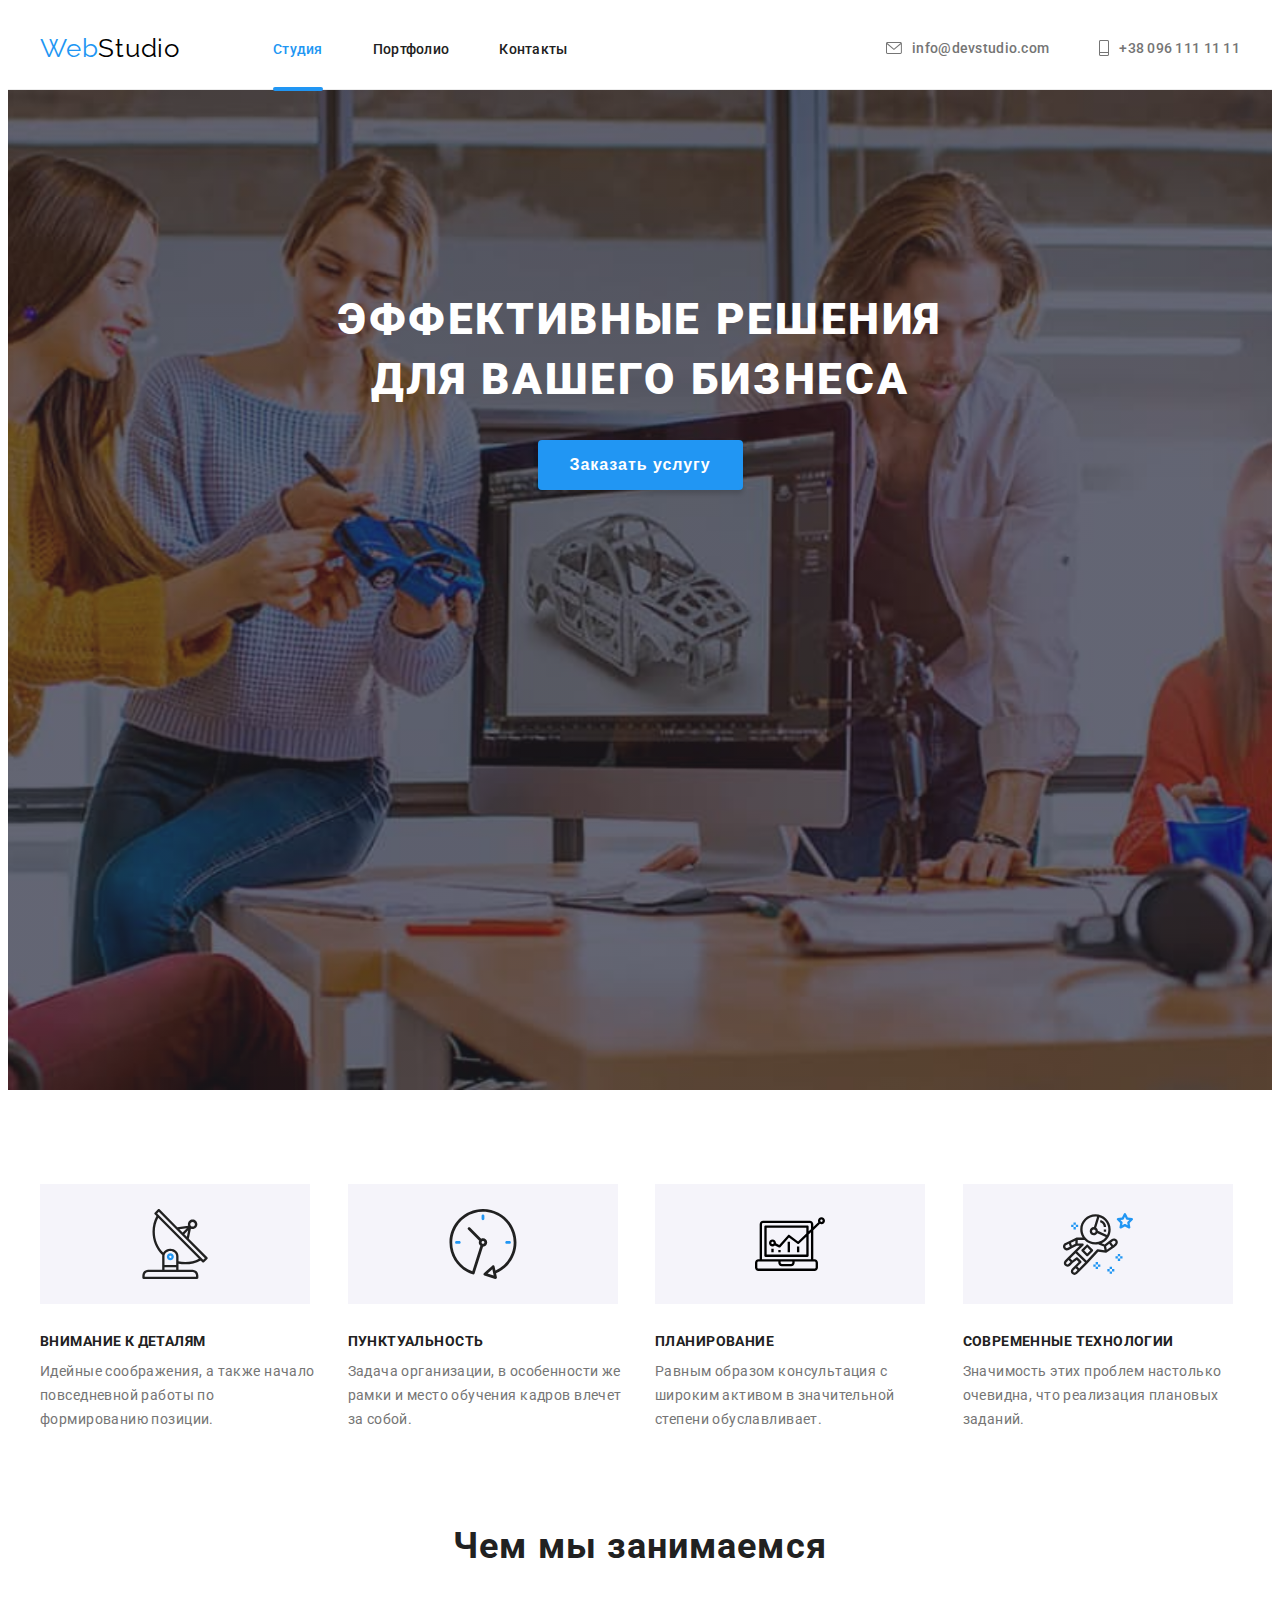
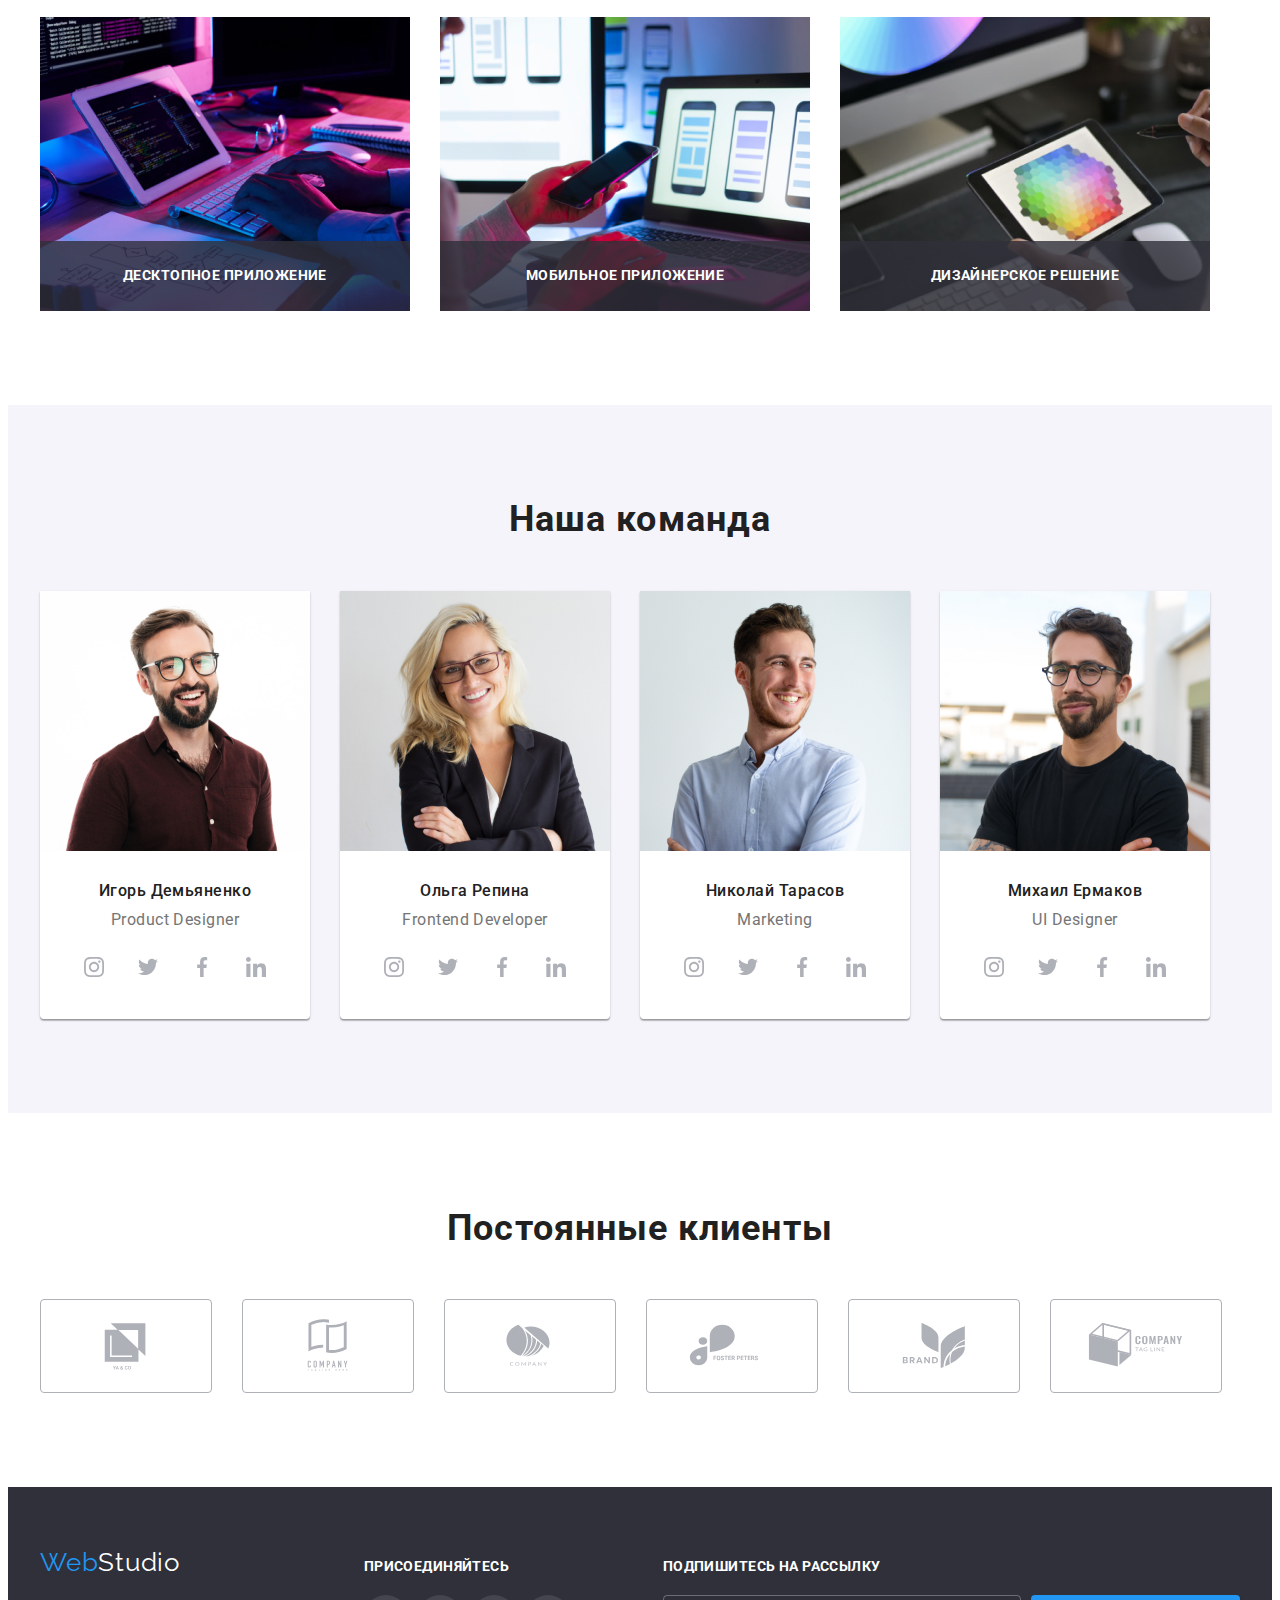
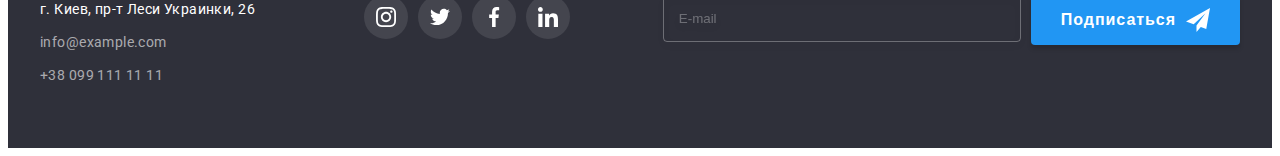
<file: index.html>
<!DOCTYPE html>
<html lang="ru">

<head>
    <meta charset="UTF-8" />
    <meta http-equiv="X-UA-Compatible" content="IE=edge" />
    <meta name="viewport" content="width=device-width, initial-scale=1.0" />
    <title>Web Studio</title>
    <link
        href="https://fonts.googleapis.com/css2?family=Raleway:wght@700&family=Roboto:wght@400;500;700;900&display=swap"
        rel="stylesheet" />
    <link rel="stylesheet" href="https://cdnjs.cloudflare.com/ajax/libs/modern-normalize/1.1.0/modern-normalize.min.css"
        integrity="sha512-wpPYUAdjBVSE4KJnH1VR1HeZfpl1ub8YT/NKx4PuQ5NmX2tKuGu6U/JRp5y+Y8XG2tV+wKQpNHVUX03MfMFn9Q=="
        crossorigin="anonymous" referrerpolicy="no-referrer" />
    <link rel="stylesheet" href="./css/styles.css" />
</head>

<body>
    <!--шапка-->
    <header class="header">
        <div class="container main-nav">
            <a class="logo link" href=""><span class="logo-icon">Web</span>Studio</a>
            <!--Навигация-->
            <nav class="nav">
                <ul class="site-nav">
                    <li class="site-nav-item">
                        <a class="site-nav-link link current" href="./index.html">Студия</a>
                    </li>
                    <li class="site-nav-item">
                        <a class="site-nav-link link" href="./portfolio.html">Портфолио</a>
                    </li>
                    <li class="site-nav-item"><a class="site-nav-link link" href="">Контакты</a></li>
                </ul>
            </nav>

            <!--Контакты-->
            <ul class="contacts">
                <li class="contacts-item mail">
                    <a class="contacts-link link" href="mailto:info@devstudio.com">
                        <svg class="contacts-logo-svg" width="16" height="12">
                            <use href="./images/symbol-defs.svg#icon-mail"></use>
                        </svg>info@devstudio.com</a>
                </li>

                <li class="contacts-item">
                    <a class="contacts-link link" href="tel:+380961111111"><svg class="contacts-logo-svg" width="10"
                            height="16">
                            <use href="./images/symbol-defs.svg#icon-phone"></use>
                        </svg>+38 096 111 11 11</a>
                </li>
            </ul>
        </div>
    </header>
    <main>
        <!--Герой-->
        <section class="hero">
            <div class="container">
                <h1 class="hero-title">Эффективные решения <br />для вашего бизнеса</h1>
                <button class="hero-button" data-modal-open type="button">Заказать услугу</button>
            </div>
        </section>

        <!--Особенности-->
        <section class="section">
            <div class="container">
                <h2 class="visually-hidden">Особенности</h2>
                <ul class="feature-list">
                    <li class="feature-item">
                        <div class="feature-item-logo">
                            <svg class="feature-logo" width="70" height="70">
                                <use href="./images/symbol-defs.svg#icon-antenna-1"></use>
                            </svg>
                        </div>

                        <h3 class="feature">Внимание к деталям</h3>
                        <p class="feature-text">
                            Идейные соображения, а также начало повседневной работы по формированию позиции.
                        </p>
                    </li>

                    <li class="feature-item">
                        <div class="feature-item-logo">
                            <svg class="feature-logo" width="70" height="70">
                                <use href="./images/symbol-defs.svg#icon-clock-1"></use>
                            </svg>
                        </div>

                        <h3 class="feature">Пунктуальность</h3>
                        <p class="feature-text">
                            Задача организации, в особенности же рамки и место обучения кадров влечет за собой.
                        </p>
                    </li>

                    <li class="feature-item">
                        <div class="feature-item-logo">
                            <svg class="feature-logo" width="70" height="70">
                                <use href="./images/symbol-defs.svg#icon-diagram-1"></use>
                            </svg>
                        </div>

                        <h3 class="feature">Планирование</h3>
                        <p class="feature-text">
                            Равным образом консультация с широким активом в значительной степени обуславливает.
                        </p>
                    </li>

                    <li class="feature-item">
                        <div class="feature-item-logo">
                            <svg class="feature-logo" width="70" height="70">
                                <use href="./images/symbol-defs.svg#icon-astronaut-1"></use>
                            </svg>
                        </div>

                        <h3 class="feature">Современные технологии</h3>
                        <p class="feature-text">
                            Значимость этих проблем настолько очевидна, что реализация плановых заданий.
                        </p>
                    </li>
                </ul>
            </div>
        </section>

        <!--Чем мы занимаемся-->
        <section class="section work">
            <div class="container">
                <h2 class="section-title">Чем мы занимаемся</h2>
                <ul class="box-item">
                    <li class="box">
                        <div class="work-thumb">
                        <img src="images/img.jpg" alt="верстка кода" width="370" height="295" />
                        <p class="work-text">Десктопное приложение</p>
                        </div>
                    </li>

                    <li class="box">
                        <div class="work-thumb">
                        <img src="images/img2.jpg" alt="телефон в руках" width="370" height="295" />
                        <p class="work-text">Мобильное приложение</p>
                        </div>
                    </li>

                    <li class="box">
                        <div class="work-thumb">
                        <img src="images/img3.jpg" alt="планшет в руках" width="370" height="295" />
                        <p class="work-text">Дизайнерское решение</p>
                        </div>
                    </li>
                </ul>
            </div>
        </section>

        <!--Наша команда-->
        <section class="section comand">
            <div class="container">
                <h2 class="section-title">Наша команда</h2>
                <ul class="icon">
                    <li class="icon-items">
                        <img src="images/igor.jpg" alt="Igor photo" width="270" height="260" />
                        <div class="subtitle-icon">
                            <h3 class="section-avatar">Игорь Демьяненко</h3>
                            <p class="icon-text">Product Designer</p>

                            <!--соцсети-->
                            <ul class="icon-logo-list">
                                <li class="icon-logo-item">
                                    <a class="icon-logo-link" href="">
                                        <svg class="icon-logo" width="20" height="20">
                                            <use href="./images/symbol-defs.svg#icon-instagram-2"></use>
                                        </svg>
                                    </a>
                                </li>

                                <li class="icon-logo-item">
                                    <a class="icon-logo-link" href="">
                                        <svg class="icon-logo" width="20" height="20">
                                            <use href="./images/symbol-defs.svg#icon-twitter-1"></use>
                                        </svg>
                                    </a>
                                </li>

                                <li class="icon-logo-item">
                                    <a class="icon-logo-link" href="">
                                        <svg class="icon-logo" width="20" height="20">
                                            <use href="./images/symbol-defs.svg#icon-facebook-1"></use>
                                        </svg>
                                    </a>
                                </li>

                                <li class="icon-logo-item">
                                    <a class="icon-logo-link" href="">
                                        <svg class="icon-logo" width="20" height="20">
                                            <use href="./images/symbol-defs.svg#icon-linkedin-1"></use>
                                        </svg>
                                    </a>
                                </li>
                            </ul>
                        </div>
                    </li>

                    <li class="icon-items">
                        <img src="images/olga.jpg" alt="olga photo" width="270" height="260" />
                        <div class="subtitle-icon">
                            <h3 class="section-avatar">Ольга Репина</h3>
                            <p class="icon-text">Frontend Developer</p>

                            <!--соцсети-->
                            <ul class="icon-logo-list">
                                <li class="icon-logo-item">
                                    <a class="icon-logo-link" href="">
                                        <svg class="icon-logo" width="20" height="20">
                                            <use href="./images/symbol-defs.svg#icon-instagram-2"></use>
                                        </svg>
                                    </a>
                                </li>

                                <li class="icon-logo-item">
                                    <a class="icon-logo-link" href="">
                                        <svg class="icon-logo" width="20" height="20">
                                            <use href="./images/symbol-defs.svg#icon-twitter-1"></use>
                                        </svg>
                                    </a>
                                </li>

                                <li class="icon-logo-item">
                                    <a class="icon-logo-link" href="">
                                        <svg class="icon-logo" width="20" height="20">
                                            <use href="./images/symbol-defs.svg#icon-facebook-1"></use>
                                        </svg>
                                    </a>
                                </li>

                                <li class="icon-logo-item">
                                    <a class="icon-logo-link" href="">
                                        <svg class="icon-logo" width="20" height="20">
                                            <use href="./images/symbol-defs.svg#icon-linkedin-1"></use>
                                        </svg>
                                    </a>
                                </li>
                            </ul>
                        </div>
                    </li>

                    <li class="icon-items">
                        <img src="images/nikolay.jpg" alt="Nikolay photo" width="270" height="260" />
                        <div class="subtitle-icon">
                            <h3 class="section-avatar">Николай Тарасов</h3>
                            <p class="icon-text">Marketing</p>

                            <!--соцсети-->
                            <ul class="icon-logo-list">
                                <li class="icon-logo-item">
                                    <a class="icon-logo-link" href="">
                                        <svg class="icon-logo" width="20" height="20">
                                            <use href="./images/symbol-defs.svg#icon-instagram-2"></use>
                                        </svg>
                                    </a>
                                </li>

                                <li class="icon-logo-item">
                                    <a class="icon-logo-link" href="">
                                        <svg class="icon-logo" width="20" height="20">
                                            <use href="./images/symbol-defs.svg#icon-twitter-1"></use>
                                        </svg>
                                    </a>
                                </li>

                                <li class="icon-logo-item">
                                    <a class="icon-logo-link" href="">
                                        <svg class="icon-logo" width="20" height="20">
                                            <use href="./images/symbol-defs.svg#icon-facebook-1"></use>
                                        </svg>
                                    </a>
                                </li>

                                <li class="icon-logo-item">
                                    <a class="icon-logo-link" href="">
                                        <svg class="icon-logo" width="20" height="20">
                                            <use href="./images/symbol-defs.svg#icon-linkedin-1"></use>
                                        </svg>
                                    </a>
                                </li>
                            </ul>
                        </div>
                    </li>

                    <li class="icon-items">
                        <img src="images/michail.jpg" alt="Michail" width="270" height="260" />
                        <div class="subtitle-icon">
                            <h3 class="section-avatar">Михаил Ермаков</h3>
                            <p class="icon-text">UI Designer</p>

                            <!--соцсети-->
                            <ul class="icon-logo-list">
                                <li class="icon-logo-item">
                                    <a class="icon-logo-link" href="">
                                        <svg class="icon-logo" width="20" height="20">
                                            <use href="./images/symbol-defs.svg#icon-instagram-2"></use>
                                        </svg>
                                    </a>
                                </li>

                                <li class="icon-logo-item">
                                    <a class="icon-logo-link" href="">
                                        <svg class="icon-logo" width="20" height="20">
                                            <use href="./images/symbol-defs.svg#icon-twitter-1"></use>
                                        </svg>
                                    </a>
                                </li>

                                <li class="icon-logo-item">
                                    <a class="icon-logo-link" href="">
                                        <svg class="icon-logo" width="20" height="20">
                                            <use href="./images/symbol-defs.svg#icon-facebook-1"></use>
                                        </svg>
                                    </a>
                                </li>

                                <li class="icon-logo-item">
                                    <a class="icon-logo-link" href="">
                                        <svg class="icon-logo" width="20" height="20">
                                            <use href="./images/symbol-defs.svg#icon-linkedin-1"></use>
                                        </svg>
                                    </a>
                                </li>
                            </ul>
                        </div>
                    </li>
                </ul>
            </div>
        </section>
    </main>

    <!--Постоянные клиенты-->
    <section class="clients section">
        <div class="container">
            <h2 class="clients-title">Постоянные клиенты</h2>
            <ul class="clients-logo-list">
                <li class="clients-logo-item">
                    <a class="clients-link" href="">
                        <svg class="clients-logo-svg" width="106" height="60">
                            <use href="./images/symbol-defs.svg#icon-yacoLogo"></use>
                        </svg>
                    </a>
                </li>
                <li class="clients-logo-item">
                    <a class="clients-link" href="">
                        <svg class="clients-logo-svg" width="106" height="60">
                            <use href="./images/symbol-defs.svg#icon-logotagline"></use>
                        </svg>
                    </a>
                </li>
                <li class="clients-logo-item">
                    <a class="clients-link" href="">
                        <svg class="clients-logo-svg" width="106" height="60">
                            <use href="./images/symbol-defs.svg#icon-companylogo"></use>
                        </svg>
                    </a>
                </li>
                <li class="clients-logo-item">
                    <a class="clients-link" href="">
                        <svg class="clients-logo-svg" width="106" height="60">
                            <use href="./images/symbol-defs.svg#icon-fosterlogo"></use>
                        </svg>
                    </a>
                </li>
                <li class="clients-logo-item">
                    <a class="clients-link" href="">
                        <svg class="clients-logo-svg" width="106" height="60">
                            <use href="./images/symbol-defs.svg#icon-brandlogo"></use>
                        </svg>
                    </a>
                </li>
                <li class="clients-logo-item">
                    <a class="clients-link" href="">
                        <svg class="clients-logo-svg" width="106" height="60">
                            <use href="./images/symbol-defs.svg#icon-taglinelogo"></use>
                        </svg>
                    </a>
                </li>
            </ul>
        </div>
    </section>

    <footer class="footer">
        <div class="footer-sections container">
            <div class="footer-section-addres">
                <a class="logo-footer link" href=""><span class="footer-icon">Web</span>Studio</a>

                <address>
                    <ul class="footer-list">
                        <li class="footer-items">
                            <a class="footer-addres link" href="https://goo.gl/maps/AxwCZDzG8Fguy3GU9">г. Киев, пр-т
                                Леси Украинки, 26</a>
                        </li>
                        <li class="footer-items">
                            <a class="footer-contacts link" href="info@example.com">info@example.com</a>
                        </li>
                        <li class="footer-items">
                            <a class="footer-contacts link" href="+380991111111">+38 099 111 11 11</a>
                        </li>
                    </ul>
                </address>
            </div>

            <div class="footer-section-subscribe">
                <h2 class="subscribe-title">Присоединяйтесь</h2>
                <ul class="subscribe-list">
                    <li class="subscribe-item">
                        <a class="subscribe-link" href="">
                            <svg class="subscribe-logo" width="20" height="20">
                                <use href="./images/symbol-defs.svg#icon-instagram-2"></use>
                            </svg>
                        </a>
                    </li>

                    <li class="subscribe-item">
                        <a class="subscribe-link" href="">
                            <svg class="subscribe-logo" width="20" height="20">
                                <use href="./images/symbol-defs.svg#icon-twitter-1"></use>
                            </svg>
                        </a>
                    </li>

                    <li class="subscribe-item">
                        <a class="subscribe-link" href="">
                            <svg class="subscribe-logo" width="20" height="20">
                                <use href="./images/symbol-defs.svg#icon-facebook-1"></use>
                            </svg>
                        </a>
                    </li>

                    <li class="subscribe-item">
                        <a class="subscribe-link" href="">
                            <svg class="subscribe-logo" width="20" height="20">
                                <use href="./images/symbol-defs.svg#icon-linkedin-1"></use>
                            </svg>
                        </a>
                    </li>
                </ul>
            </div>

            <div class="newsletter">
                <h2 class="newsletter-title">Подпишитесь на рассылку</h2>
     
            <form class="newsletter-form">
                <label class="form-field">
                    <input type="email" class="form-input" name="mail" placeholder="E-mail" />
                </label>
                <button class="newsletter-btn" type="submit">Подписаться
                <svg class="newsletter-icon" width="24" height="24">
                    <use href="./images/symbol-defs.svg#icon-telegram"></use>
                </svg>
                </button>
            </form>
            </div>
        </div>
    </footer>

    <!-- modal -->
    <div class="backdrop is-hidden" data-modal>
        <div class="modal-box">
            <div class="modal-box">
                <button class="modal-btn" data-modal-close>
                    <svg class="modal-close" width="18" height="18">
                        <use href="./images/symbol-defs.svg#icon-icon-close"></use>
                    </svg>
                </button>

                <p class="modal-title">Оставьте свои данные, мы вам перезвоним</p>
                <form class="modal-form">
                <div class="modal-field">
                        <label class="modal-label" for="name">Имя</label>
                        <input class="modal-input" type="name" name="name" id="name" />
                        <svg class="modal-icon" width="18" height="18">
                            <use href="./images/symbol-defs.svg#icon-person-black"></use>
                        </svg>
                    </div>
                
                    <div class="modal-field">
                        <label class="modal-label" for="tel">Телефон</label>
                        <input class="modal-input" type="tel" name="tel" id="tel" />
                        <svg class="modal-icon" width="18" height="18">
                            <use href="./images/symbol-defs.svg#icon-phone-black"></use>
                        </svg>
                    </div>
                
                    <div class="modal-field">
                        <label class="modal-label" for="mail">Почта</label>
                        <input class="modal-input" type="email" name="mail" id="mail" />
                        <svg class="modal-icon" width="18" height="18">
                            <use href="./images/symbol-defs.svg#icon-email-black"></use>
                        </svg>
                    </div>
                
                
                    <div class="textarea-field">
                        <label class="modal-label" for="textarea">Комментарий</label>
                        <textarea class="textarea" name="comment" rows="5" id="textarea" placeholder="Введите текст"></textarea>
                    </div>
                    
                    <div class="modal-policy">
                        <label class="policy" for="policy">
                            <input class="policy-input visually-hidden" type="checkbox" name="policy" id="policy" />
                            <span class="policy-check"></span>
                            <span class="policy-text">Соглашаюсь с рассылкой и принимаю
                                <a class="agreement" href="">Условия договора</a></span>
                        </label>
                    </div>
                    
                    <button class="modal-submit" type="submit">Отправить</button>
                    </form>
                    </div>
                    </div>
                    
                    <script src="./js/modal.js"></script>
                    </body>
                    
                    </html>
</file>
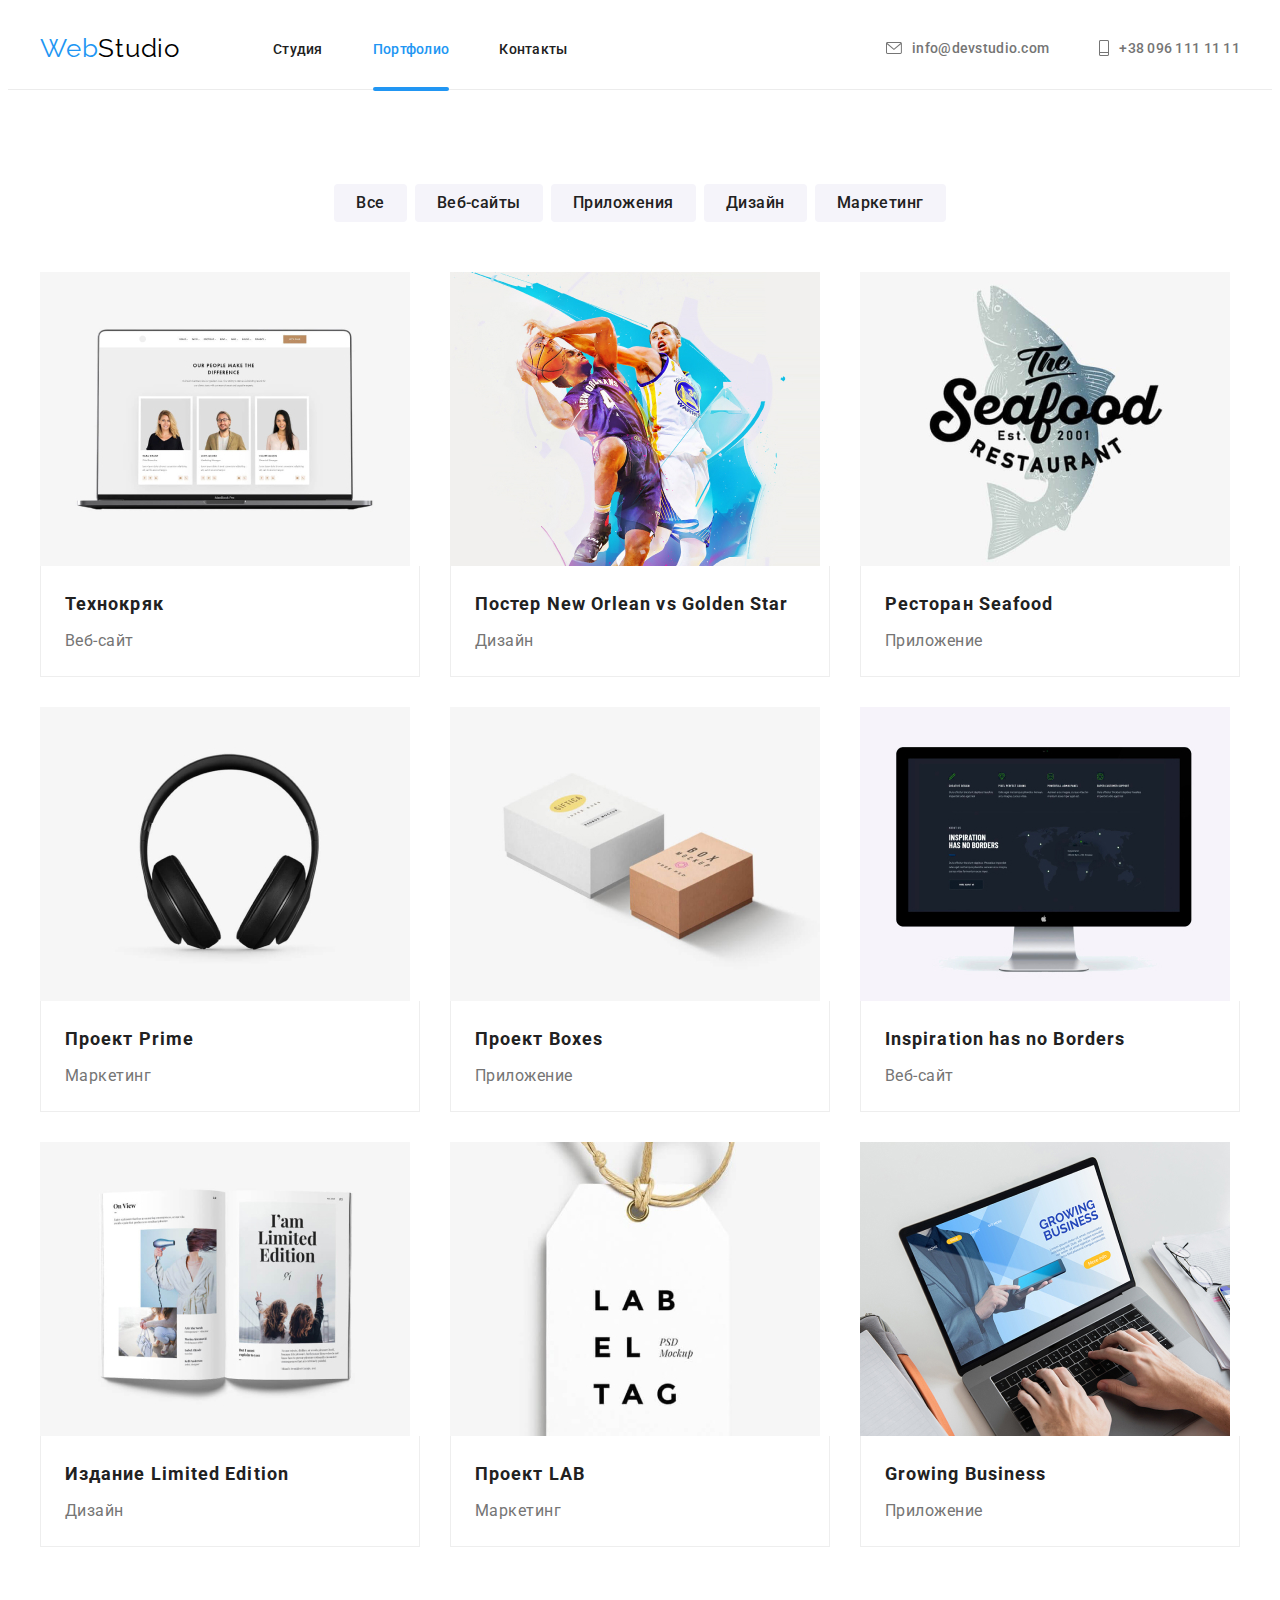
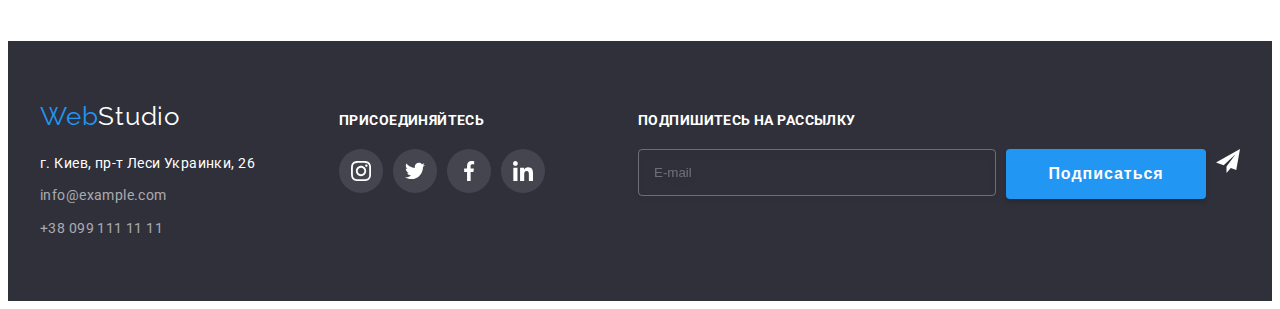
<file: portfolio.html>
<!DOCTYPE html>
<html lang="ru">

<head>
    <meta charset="UTF-8" />
    <meta http-equiv="X-UA-Compatible" content="IE=edge" />
    <meta name="viewport" content="width=device-width, initial-scale=1.0" />
    <title>Portfolio</title>
    <link
        href="https://fonts.googleapis.com/css2?family=Raleway:wght@700&family=Roboto:wght@400;500;700;900&display=swap"
        rel="stylesheet" />
    <link rel="stylesheet" href="https://cdnjs.cloudflare.com/ajax/libs/modern-normalize/1.1.0/modern-normalize.min.css"
        integrity="sha512-wpPYUAdjBVSE4KJnH1VR1HeZfpl1ub8YT/NKx4PuQ5NmX2tKuGu6U/JRp5y+Y8XG2tV+wKQpNHVUX03MfMFn9Q=="
        crossorigin="anonymous" referrerpolicy="no-referrer" />
    <link rel="stylesheet" href="./css/styles.css" />
</head>

<body>
    <header class="header">
        <div class="container main-nav">
            <a class="logo link" href=""><span class="logo-icon">Web</span>Studio</a>
            <nav class="nav">
                <ul class="site-nav">
                    <li class="site-nav-item">
                        <a class="site-nav-link link" href="./index.html">Студия</a>
                    </li>
                    <li class="site-nav-item">
                        <a class="site-nav-link link current" href="./portfolio.html">Портфолио</a>
                    </li>
                    <li class="site-nav-item"><a class="site-nav-link link" href="">Контакты</a></li>
                </ul>
            </nav>

            <!--Контакты-->
            <ul class="contacts">
                <li class="contacts-item mail">
                    <a class="contacts-link link" href="mailto:info@devstudio.com">
                        <svg class="contacts-logo-svg" width="16" height="12">
                            <use href="./images/symbol-defs.svg#icon-mail"></use>
                        </svg>info@devstudio.com</a>
                </li>
            
                <li class="contacts-item">
                    <a class="contacts-link link" href="tel:+380961111111"><svg class="contacts-logo-svg" width="10" height="16">
                            <use href="./images/symbol-defs.svg#icon-phone"></use>
                        </svg>+38 096 111 11 11</a>
                </li>
            </ul>
        </div>
    </header>
    <main>
        <section class="section">
            <div class="container">
                <!--фильтр-->
                <h1 class="visually-hidden">Portfolio</h1>
                <ul class="btn-list">
                    <li class="btn-items">
                        <button class="btn" type="button">Все</button>
                    </li>
                    <li class="btn-items">
                        <button class="btn" type="button">Веб-сайты</button>
                    </li>
                    <li class="btn-items">
                        <button class="btn" type="button">Приложения</button>
                    </li>
                    <li class="btn-items">
                        <button class="btn" type="button">Дизайн</button>
                    </li>
                    <li class="btn-items">
                        <button class="btn" type="button">Маркетинг</button>
                    </li>
                </ul>

                <!--Галерея фото-->
                <ul class="photo-list">
                    <li class="photo">
                        <a class="photo-link" href="">
                            <div class="photo-thumb">
                            <img src="./images/notebook.jpg" alt="technokryak" width="370" height="294" />
                            <div class="photo-thumb-text">
                                <p class="">
                                    Ресурс предлагает комплексные предложения с разным уровнем функционала и
                                    сервисов. Все это позволит посетителю получить исчерпывающие сведения о
                                    компании или частном лице.
                                </p>
                            </div>
                            </div>
                            
                            <div class="border">
                                <h2 class="portfolio-items">Технокряк</h2>
                                <p class="portfolio-text">Веб-сайт</p>
                            </div>
                        </a>
                    </li>

                    <li class="photo">
                        <a class="photo-link" href="">
                            <div class="photo-thumb">
                            <img src="./images/basketball.jpg" alt="poster-new-orlean-vs-srat" width="370"
                                height="294" />
                            <div class="photo-thumb-text">
                                <p class="">
                                    Ресурс предлагает комплексные предложения с разным уровнем функционала и
                                    сервисов. Все это позволит посетителю получить исчерпывающие сведения о
                                    компании или частном лице.
                                </p>
                            </div>
                            </div>
                            
                                <div class="border">
                                <h2 class="portfolio-items">Постер New Orlean vs Golden Star</h2>
                                <p class="portfolio-text">Дизайн</p>
                            </div>
                        </a>
                    </li>

                    <li class="photo">
                        <a class="photo-link" href="">
                            <div class="photo-thumb">
                            <img src="./images/restaurant.jpg" alt="seafood" width="370" height="294" />
                            <div class="photo-thumb-text">
                                <p class="">
                                    Ресурс предлагает комплексные предложения с разным уровнем функционала и
                                    сервисов. Все это позволит посетителю получить исчерпывающие сведения о
                                    компании или частном лице.
                                </p>
                            </div>
                            </div>
                            
                            <div class="border">
                                <h2 class="portfolio-items">Ресторан Seafood</h2>
                                <p class="portfolio-text">Приложение</p>
                            </div>
                        </a>
                    </li>

                    <li class="photo">
                        <a class="photo-link" href="">
                            <div class="photo-thumb">
                            <img src="./images/headphones.jpg" alt="project-prime" width="370" height="294" />
                            <div class="photo-thumb-text">
                                <p class="">
                                    Ресурс предлагает комплексные предложения с разным уровнем функционала и
                                    сервисов. Все это позволит посетителю получить исчерпывающие сведения о
                                    компании или частном лице.
                                </p>
                            </div>
                            </div>
                            
                            <div class="border">
                                <h2 class="portfolio-items">Проект Prime</h2>
                                <p class="portfolio-text">Маркетинг</p>
                            </div>
                        </a>
                    </li>

                    <li class="photo">
                        <a class="photo-link" href="">
                            <div class="photo-thumb">
                            <img src="./images/boxes.jpg" alt="project-boxes" width="370" height="294" />
                            <div class="photo-thumb-text">
                                <p class="">
                                    Ресурс предлагает комплексные предложения с разным уровнем функционала и
                                    сервисов. Все это позволит посетителю получить исчерпывающие сведения о
                                    компании или частном лице.
                                </p>
                            </div>
                            </div>
                            
                            <div class="border">
                                <h2 class="portfolio-items">Проект Boxes</h2>
                                <p class="portfolio-text">Приложение</p>
                            </div>
                        </a>
                    </li>

                    <li class="photo">
                        <a class="photo-link" href="">
                            <div class="photo-thumb">
                            <img src="./images/monitor.jpg" alt="isipiration-has-no-border" width="370" height="294" />
                            <div class="photo-thumb-text">
                                <p class="">
                                    Ресурс предлагает комплексные предложения с разным уровнем функционала и
                                    сервисов. Все это позволит посетителю получить исчерпывающие сведения о
                                    компании или частном лице.
                                </p>
                            </div>
                            </div>
                            
                            <div class="border">
                                <h2 class="portfolio-items">Inspiration has no Borders</h2>
                                <p class="portfolio-text">Веб-сайт</p>
                            </div>
                        </a>
                    </li>

                    <li class="photo">
                        <a class="photo-link" href="">
                            <div class="photo-thumb">
                            <img src="./images/book.jpg" alt="limited-edition" width="370" height="294" />
                            <div class="photo-thumb-text">
                                <p class="">
                                    Ресурс предлагает комплексные предложения с разным уровнем функционала и
                                    сервисов. Все это позволит посетителю получить исчерпывающие сведения о
                                    компании или частном лице.
                                </p>
                            </div>
                            </div>
                            
                            <div class="border">
                                <h2 class="portfolio-items">Издание Limited Edition</h2>
                                <p class="portfolio-text">Дизайн</p>
                            </div>
                        </a>
                    </li>

                    <li class="photo">
                        <a class="photo-link" href="">
                            <div class="photo-thumb">
                            <img src="./images/labeltag.jpg" alt="project-lab" width="370" height="294" />
                            <div class="photo-thumb-text">
                                <p class="">
                                    Ресурс предлагает комплексные предложения с разным уровнем функционала и
                                    сервисов. Все это позволит посетителю получить исчерпывающие сведения о
                                    компании или частном лице.
                                </p>
                            </div>
                            </div>
                            
                            <div class="border">
                                <h2 class="portfolio-items">Проект LAB</h2>
                                <p class="portfolio-text">Маркетинг</p>
                            </div>
                        </a>
                    </li>

                    <li class="photo">
                        <a class="photo-link" href="">
                            <div class="photo-thumb">
                            <img src="./images/growingbusiness.jpg" alt="growing-business" width="370" height="294" />
                            <div class="photo-thumb-text">
                                <p class="">
                                    Ресурс предлагает комплексные предложения с разным уровнем функционала и
                                    сервисов. Все это позволит посетителю получить исчерпывающие сведения о
                                    компании или частном лице.
                                </p>
                            </div>
                            </div>
                            
                            <div class="border">
                                <h2 class="portfolio-items">Growing Business</h2>
                                <p class="portfolio-text">Приложение</p>
                            </div>
                        </a>
                    </li>
                </ul>
            </div>
        </section>
    </main>

    <footer class="footer">
        <div class="footer-sections container">
            <div class="footer-section-addres">
                <a class="logo-footer link" href=""><span class="footer-icon">Web</span>Studio</a>
    
                <address>
                    <ul class="footer-list">
                        <li class="footer-items">
                            <a class="footer-addres link" href="https://goo.gl/maps/AxwCZDzG8Fguy3GU9">г. Киев, пр-т
                                Леси Украинки, 26</a>
                        </li>
                        <li class="footer-items">
                            <a class="footer-contacts link" href="info@example.com">info@example.com</a>
                        </li>
                        <li class="footer-items">
                            <a class="footer-contacts link" href="+380991111111">+38 099 111 11 11</a>
                        </li>
                    </ul>
                </address>
            </div>
    
            <div class="footer-section-subscribe">
                <h2 class="subscribe-title">Присоединяйтесь</h2>
                <ul class="subscribe-list">
                    <li class="subscribe-item">
                        <a class="subscribe-link" href="">
                            <svg class="subscribe-logo" width="20" height="20">
                                <use href="./images/symbol-defs.svg#icon-instagram-2"></use>
                            </svg>
                        </a>
                    </li>
    
                    <li class="subscribe-item">
                        <a class="subscribe-link" href="">
                            <svg class="subscribe-logo" width="20" height="20">
                                <use href="./images/symbol-defs.svg#icon-twitter-1"></use>
                            </svg>
                        </a>
                    </li>
    
                    <li class="subscribe-item">
                        <a class="subscribe-link" href="">
                            <svg class="subscribe-logo" width="20" height="20">
                                <use href="./images/symbol-defs.svg#icon-facebook-1"></use>
                            </svg>
                        </a>
                    </li>
    
                    <li class="subscribe-item">
                        <a class="subscribe-link" href="">
                            <svg class="subscribe-logo" width="20" height="20">
                                <use href="./images/symbol-defs.svg#icon-linkedin-1"></use>
                            </svg>
                        </a>
                    </li>
                </ul>
            </div>

            <div class="newsletter">
                <h2 class="newsletter-title">Подпишитесь на рассылку</h2>
            
                <form class="newsletter-form">
                    <label class="form-field">
                        <input type="email" class="form-input" name="mail" placeholder="E-mail" />
                    </label>
                    <button class="newsletter-btn" type="submit">Подписаться</button>
                    <svg class="newsletter-icon" width="24" height="24">
                        <use href="./images/symbol-defs.svg#icon-telegram"></use>
                    </svg>
                </form>
            </div>
            </footer>
    </body>
    
    </html>
</file>
<file: css/styles.css>
:root {
  --primary-text-color: #757575;
  --title-text-color: #212121;
  --accent-color: #2196f3;
  --button-hover: #188ce8;
  --white-color: #ffffff;
  --section-color: #2f303a;
  --logo-color: #afb1b8;
  --button-bgc: #f5f4fa;
  --transition-timing-function: cubic-bezier(0.4, 0, 0.2, 1);
}

body {
  background-color: var(--white-color);
  color: var(--primary-text-color);
  font-family: Roboto, sans-serif;
}

/* сброс стилей */
h1,
h2,
h3,
p {
  margin: 0;
}

/*для скрытия маркеров и боковых отступов*/
ul {
  list-style: none;
  padding: 0;
  margin: 0;
}

/* img */
img {
  display: block; 
  max-width: 100%;
  height: auto;
}

/*для скрытия подчеркивания*/
.link {
  text-decoration: none;
}

/* скрытие заголовков */
.visually-hidden {
  position: absolute;
  width: 1px;
  height: 1px;
  margin: -1px;
  border: 0;
  padding: 0;
  white-space: nowrap;
  clip-path: inset(100%);
  clip: rect(0 0 0 0);
  overflow: hidden;
}

/* для центрирования и ограничечения контента по ширине */
.container {
  width: 1200px;
  margin: 0 auto;
  padding-left: 15px;
  padding-right: 15px;
}

/* Верхний и нижний отступ */
.section {
  padding: 94px 0;
}

/*логотип*/
.logo {
  margin-right: 93px;
  color: #000000;
  font-family: Raleway;
  font-size: 26px;
  line-height: 1.19;
  letter-spacing: 0.03em;
}

.logo-icon {
  color: var(--accent-color);
}

/*навигация*/
.main-nav {
  display: flex;
  align-items: center;
  padding-top: 25px;
  padding-bottom: 25px;
}
.site-nav {
  display: flex;
}

.site-nav-item:not(:last-child) {
  margin-right: 50px;
}

.site-nav-link {
  color: var(--title-text-color);
  font-weight: 500;
  font-size: 14px;
  line-height: 1.14;
  letter-spacing: 0.02em;

   transition: color 250ms var(--transition-timing-function);
}

.site-nav-link:hover,
.site-nav-link:focus {
  color: var(--accent-color);
}

.site-nav .link.current {
  color: var(--accent-color);
}

.site-nav-item {
  position: relative;
}

.current::after {
  display: inline-block;
  position: absolute;
  content: '';
  bottom: -33px;
  left: 0;

  background-color: var(--accent-color);
  width: 100%;
  height: 4px;
  border-radius: 2px;

  transform: scale(1);
  transition: transform 250ms var(--transition-timing-function);
}

.current:hover::after {
  transform: scaleX(0.9);
}

/*контакты*/
.contacts {
  display: flex;
  margin-left: auto;
}

.contacts-item:not(:last-child) {
  margin-right: 50px;
}

.contacts-link {
  display: flex;
  align-items: center;
  color: var(--primary-text-color);
  fill: var(--primary-text-color);
  font-weight: 500;
  font-size: 14px;
  line-height: 1.4;
  letter-spacing: 0.02em;
  margin-bottom: 0;

  transition: color 250ms var(--transition-timing-function),
    fill 250ms var(--transition-timing-function);
}

.contacts-logo-svg {
  margin-right: 10px;
}

.contacts-link:hover,
.contacts-link:focus {
  color: var(--accent-color);
  fill: var(--accent-color);
} 
.header {
  border-bottom: 1px solid #ececec;
}

/*index.html*/

/* hero */
.hero {
  padding: 200px 0;
  text-align: center;
  margin: 0 auto;
  max-width: 1600px;
  height: 600px;
  background-image: linear-gradient(to right, rgba(47, 48, 58, 0.4), rgba(47, 48, 58, 0.4)),
    url('../images/hero.jpg');
  background-repeat: no-repeat;
  background-position: center;
  background-size: cover;
  background-color: var(--section-color);
}

.hero-title {
  margin-bottom: 30px;
  color: var(--white-color);
  font-weight: 900;
  font-size: 44px;
  line-height: 1.36;
  letter-spacing: 0.06em;
  text-transform: uppercase;
}

.hero-button {
  padding: 10px 32px;
  min-width: 200px;
  min-height: 50px;
  box-shadow: 0px 4px 4px rgba(0, 0, 0, 0.15);
  border-radius: 4px;
  border: transparent;

  align-items: center;
  text-align: center;
  letter-spacing: 0.06em;

  background-color: var(--accent-color);
  color: var(--white-color);
  cursor: pointer;
  font-weight: 700;
  font-size: 16px;
  line-height: 1.88;

  transition: background-color 250ms var(--transition-timing-function);
}

.hero-button:hover,
.hero-button:focus {
  background-color: var(--button-hover);
}


/* Модальное окно */
.backdrop {
  position: fixed;
  top: 0;
  left: 0;
  width: 100%;
  height: 100%;
  background-color: rgba(0, 0, 0, 0.2);

  opacity: 1;
  transition: opacity 250ms var(--transition-timing-function),
    visibility 250ms var(--transition-timing-function);
}

.backdrop.is-hidden {
  visibility: hidden;
  opacity: 0;
  pointer-events: none;
}

.backdrop.is-hidden .modal-box {
  transform: translate(-50%, -50%) scale(0);
}

.modal-box {
  position: absolute;
  top: 50%;
  left: 50%;

  padding: 40px;
  min-width: 528px;

  background-color: var(--white-color);
  box-shadow: 0px 1px 3px rgba(0, 0, 0, 0.12), 0px 1px 1px rgba(0, 0, 0, 0.14),
    0px 2px 1px rgba(0, 0, 0, 0.2);
  border-radius: 4px;

  transform: translate(-50%, -50%) scale(1);

  transition: transform 250ms var(--transition-timing-function);
}

.modal-btn {
  position: absolute;
  top: 8px;
  right: 8px;

  display: flex;
  justify-content: center;
  align-items: center;

  /* margin-top: 8px;
  margin-right: 8px; */
  margin-left: auto;
  width: 30px;
  height: 30px;

  background-color: var(--white-color);
  border: 1px solid rgba(0, 0, 0, 0.1);
  border-radius: 50%;
}

.modal-close {
  fill: #000000;
  cursor: pointer;

  transition: fill 250ms var(--transition-timing-function);
}

.modal-close:hover,
.modal-close:focus {
  fill: var(--accent-color);
}

/* modal-form */
.modal-title {
  margin-bottom: 12px;
  font-weight: 700;
  font-size: 20px;
  line-height: 1.15;
  text-align: center;
  letter-spacing: 0.03em;

  color: #212121;
}

.modal-form {
  width: 448px;
  margin: 0 auto;
  text-align: center;
}

.modal-field {
  display: flex;
  flex-direction: column;
  position: relative;
  margin-bottom: 10px;
}

.modal-label {
  margin-bottom: 10px;
  text-align: start;

  font-weight: 400;
  font-size: 12px;
  line-height: 1.17;
  margin-bottom: 4px;

  letter-spacing: 0.01em;

  color: var(--primary-text-color);
}

.modal-input {
  height: 40px;
  padding: 11px 12px 11px 42px;

  border: 1px solid rgba(33, 33, 33, 0.2);
  box-sizing: border-box;
  border-radius: 4px;

  transition: border-color 250ms var(--transition-timing-function),
    outline 250ms var(--transition-timing-function);
}

.modal-input:focus,
.modal-input:focus + .modal-icon {
  fill: var(--accent-color);
  border-color: var(--accent-color);
  outline: none;
}

.modal-icon {
  position: absolute;
  top: 50%;
  left: 12px;

  fill: var(--title-text-color);

  transition: fill 250ms var(--transition-timing-function);
}

.textarea-field {
  display: flex;
  flex-direction: column;
  position: relative;
  margin-bottom: 20px;
}

.textarea {
  padding: 12px 16px;
  width: 448px;
  border: 1px solid rgba(33, 33, 33, 0.2);
  box-sizing: border-box;
  border-radius: 4px;

  resize: none;
  transition: border-color 250ms var(--transition-timing-function),
    outline 250ms var(--transition-timing-function);
}

.textarea:focus {
  border-color: var(--accent-color);
  outline: none;
}

.textarea::placeholder {
  font-weight: 400;
  font-size: 12px;
  line-height: 14px;
  letter-spacing: 0.01em;

  color: rgba(117, 117, 117, 0.5);
  transition: color 250ms var(--transition-timing-function);
}

.textarea:focus::placeholder {
  color: var(--accent-color);
}

/* Чекбокс */
.modal-policy {
  display: flex;
  justify-content: center;
  margin-bottom: 30px;
  padding: 0;
}

.policy {
  display: inline-flex;
  align-items: center;
}

.policy-check {
  display: inline-block;
  margin-right: 8px;
  width: 16px;
  height: 15px;
  border: 2px solid var(--title-text-color);
  border-radius: 2px;
  transform: scale(0.9);

  transition: transform 250ms var(--transition-timing-function),
    background-color 250ms var(--transition-timing-function),
    border-color 250ms var(--transition-timing-function);
}

.policy-input:checked + .policy-check {
  background-color: #2196f3;
  border-color: #2196f3;
  background-image: url(../images/icon-check.svg);
  background-size: contain;

  background-origin: border-box;
  transform: scale(1);
}

.policy-text {
  font-size: 14px;
  line-height: 1.71;

  letter-spacing: 0.03em;
  color: #757575;
}

.agreement {
  position: relative;
  text-decoration: none;

  font-size: 14px;
  line-height: 1.71;

  letter-spacing: 0.03em;
  color: var(--accent-color);
}

.agreement::after {
  position: absolute;
  content: '';
  top: 14.5px;
  left: 0;
  width: 100%;
  height: 1px;
  background-color: var(--accent-color);
}

.modal-submit {
  width: 200px;
  height: 50px;
  padding: 10px 55px;

  background-color: var(--accent-color);
  box-shadow: 0px 4px 4px rgba(0, 0, 0, 0.15);
  border-radius: 4px;
  border-style: none;
  cursor: pointer;

  font-weight: 700;
  font-size: 16px;
  line-height: 1.88;

  align-items: center;
  text-align: center;
  letter-spacing: 0.06em;

  color: #ffffff;

  transition: background-color 250ms var(--transition-timing-function);
}

.modal-submit:hover,
.modal-submit:focus {
  background-color: var(--button-hover);
}
/*Особенности*/
.feature-list {
  display: flex;
  flex-wrap: wrap;
}

.feature-item {
  margin-right: 30px;
  flex-basis: calc((100% - 90px) / 4);
}

.feature-item-logo {
  display: flex;
  justify-content: center;
  align-items: center;
  margin-bottom: 30px;
  background-color: #f5f4fa;
  width: 270px;
  height: 120px;
}

.feature-item:last-child {
  margin-right: 0;
}

.feature {
  color: var(--title-text-color);
  font-weight: 700;
  font-size: 14px;
  line-height: 1.14;
  letter-spacing: 0.03em;
  text-transform: uppercase;
  margin-top: 0;
  margin-bottom: 10px;
}

.feature-text {
  font-size: 14px;
  line-height: 1.71;
  letter-spacing: 0.03em;
}

/*чем мы занимаемся & наша команда*/
.work {
  padding-top: 0;
}
.section-title {
  margin-bottom: 50px;
  color: var(--title-text-color);
  font-weight: 700;
  font-size: 36px;
  line-height: 1.16;
  letter-spacing: 0.03em;
  text-align: center;
}

.box-item {
  display: flex;
  flex-wrap: wrap;
}
.box {
  margin-right: 30px;
}

.box:last-child {
  margin-right: 0;
}

.work-thumb {
  position: relative;
}

.work-text {
  display: flex;
  justify-content: center;
  align-items: center;
  position: absolute;
  bottom: 0;
  left: 0;
  width: 100%;
  height: 70px;

  font-weight: 700;
  font-size: 14px;
  line-height: 1.14;
  text-align: center;
  letter-spacing: 0.03em;
  text-transform: uppercase;

  color: var(--white-color);
  background-color: rgba(47, 48, 58, 0.8);
}

/*наша команда*/
.comand {
  background-color: #f5f4fa;
}

.icon {
  display: flex;
  flex-wrap: wrap;
}

.icon-items {
  margin-right: 30px;
  background-color: #ffffff;
  box-shadow: 0px 1px 3px rgba(0, 0, 0, 0.12), 0px 1px 1px rgba(0, 0, 0, 0.14),
    0px 2px 1px rgba(0, 0, 0, 0.2);
  border-radius: 0px 0px 4px 4px;
}

.icon-items:last-child {
  margin-right: 0;
}

.subtitle-icon {
  padding: 30px 32px;
}

.section-avatar {
  margin-bottom: 10px;

  color: var(--title-text-color);
  font-weight: 500;
  font-size: 16px;
  line-height: 1.19;
  letter-spacing: 0.03em;

  text-align: center;
}

.icon-text {
  margin-bottom: 16px;
  font-size: 16px;
  line-height: 1.19;
  letter-spacing: 0.03em;

  text-align: center;
}

.icon-logo-list {
  display: flex;
  padding: 0;
  margin: 0;
}

.icon-logo-item {
  margin-right: 10px;
}

.icon-logo-item:last-child {
  margin-right: 0;
}

.icon-logo-link {
  display: flex;
  justify-content: center;
  align-items: center;

  width: 44px;
  height: 44px;
  border-radius: 50%;
  color: var(--logo-color);

  transition: background-color 250ms var(--transition-timing-function),
    color 250ms var(--transition-timing-function);
}

.icon-logo {
  fill: currentColor;
}

.icon-logo-link:hover,
.icon-logo-link:focus {
  background-color: var(--accent-color);
  color: var(--white-color);
}

/* Постоянные клиенты */
.clients {
  text-align: center;
}

.clients-title {
  margin-bottom: 50px;
  font-weight: 700;
  font-size: 36px;
  line-height: 42px;
  text-align: center;
  letter-spacing: 0.03em;
  color: var(--title-text-color);
}

/* ul */
.clients-logo-list {
  display: flex;
  padding: 0;
  margin: 0;
}

.clients-logo-item {
  margin-right: 30px;
}

.clients-logo-item:last-child {
  margin-right: 0;
}

.clients-link {
  display: flex;
  justify-content: center;
  align-items: center;

  width: 170px;
  height: 92px;
  border: 1px solid var(--logo-color);
  border-radius: 4px;
  color: var(--logo-color);

  transition: color 250ms var(--transition-timing-function),
    border 250ms var(--transition-timing-function);
}

.clients-logo-svg {
  fill: currentColor;
}

.clients-link:hover,
.clients-link:focus {
  color: var(--accent-color);
  border: 1px solid var(--accent-color);
}

/*footer*/
.footer {
  padding: 60px 0;
  background-color: var(--section-color);
}

.footer-sections {
  align-items: baseline;
  display: flex;
}

.logo-footer {
  display: inline-block;
  margin-bottom: 20px;
  color: var(--white-color);
  font-family: Raleway;
  font-size: 26px;
  line-height: 1.19;
  letter-spacing: 0.03em;
}

.footer-icon {
  color: var(--accent-color);
}

.footer-items {
  margin-bottom: 9px;
}

.footer-items:last-child {
  margin-bottom: 0px;
}

.footer-addres {
  font-style: normal;
  color: var(--white-color);
  background-color: var(--section-color);
  font-size: 14px;
  line-height: 1.71;
  letter-spacing: 0.03em;
}

.footer-contacts {
  font-style: normal;
  color: rgba(255, 255, 255, 0.6);
  background-color: var(--section-color);
  font-size: 14px;
  line-height: 1.71;
  letter-spacing: 0.03em;

  transition: color 250ms var(--transition-timing-function);
}
}

.footer-contacts:hover,
.footer-contacts:focus {
  color: var(--accent-color);
}

.footer-section-addres {
   flex-grow: 1;
  margin-right: 70px;
}

.footer-section-subscribe {
  margin-right: 93px;
}

.subscribe-title {
  font-weight: 700;
  font-size: 14px;
  line-height: 1.14;
  letter-spacing: 0.03em;
  text-transform: uppercase;
  color: #ffffff;
  margin-bottom: 20px;
}

.subscribe-list {
  display: flex;
  padding: 0;
  margin: 0;
  width: 206px;
}

.subscribe-item {
  margin-right: 10px;
}

.subscribe-item:last-child {
  margin-right: 0;
}

.subscribe-link {
  display: flex;
  justify-content: center;
  align-items: center;
  width: 44px;
  height: 44px;
  border-radius: 50%;
  background-color: rgba(255, 255, 255, 0.1);
  color: var(--white-color);

  transition: background-color 250ms var(--transition-timing-function);
}

.subscribe-logo {
  fill: currentColor;
}

.subscribe-link:hover,
.subscribe-link:focus {
  background-color: var(--accent-color);
}

.newsletter-title {
  margin-bottom: 20px;
  font-weight: 700;
  font-size: 14px;
  line-height: 1.14;
  letter-spacing: 0.03em;
  text-transform: uppercase;

  color: #ffffff;
}

.newsletter-form {
  position: relative;
  display: flex;
  margin: 0 auto;
}

.form-field {
  position: relative;
  display: flex;
  flex-direction: column;
  width: 358px;
  height: 50px;
  margin-right: 10px;
}

  .form-input {
    margin: 0;
    padding: 15px;
    background-color: inherit;
    color: var(--white-color);

    border: 1px solid rgba(255, 255, 255, 0.3);
    box-sizing: border-box;
    filter: drop-shadow(0px 4px 4px rgba(0, 0, 0, 0.15));
    border-radius: 4px;

    transition: border-color 250ms var(--transition-timing-function),
    outline 250ms var(--transition-timing-function);
}

.form-input:hover,
.form-input:focus {
  border-color: rgba(255, 255, 255, 0.5);
  outline: none;
}

.form-input::placeholder {
  color: rgba(255, 255, 255, 0.3);

  transition: color 250ms var(--transition-timing-function);
}

.form-input:hover::placeholder,
.form-input:focus::placeholder {
  color: rgba(255, 255, 255, 0.5);
}

.newsletter-btn {
  display: flex;
  justify-content: center;
  align-items: center;
  text-align: inherit;
  padding: 10px 30px;
  min-width: 200px;

  font-weight: 700;
  font-size: 16px;
  line-height: 1.88;
  letter-spacing: 0.06em;

  background-color: var(--accent-color);
  color: var(--white-color);
  box-shadow: 0px 4px 4px rgba(0, 0, 0, 0.15);
  border-radius: 4px;
  border-style: none;

  transition: background-color 250ms var(--transition-timing-function);
}

.newsletter-btn:hover,
.newsletter-btn:focus {
  background-color: var(--button-hover);
}

.newsletter-icon {
  fill: var(--white-color);
  margin-left: 10px;
}

/*Portfolio*/
/*buttons*/
.btn-list {
  display: flex;
  justify-content: center;
  margin-bottom: 50px;
}

.btn-items {
  margin-right: 8px;
}

.btn-items:last-child {
  margin-right: 0;
}

.btn {
  padding: 6px 22px;
  border-radius: 4px;
  border: transparent;

  background-color: var(--button-bgc);
  color: var(--title-text-color);
  cursor: pointer;
  font-family: inherit;
  font-weight: 500;
  font-size: 16px;
  line-height: 1.62;
  letter-spacing: 0.03em;

  text-align: center;

  transition: background-color 250ms var(--transition-timing-function),
    color 250ms var(--transition-timing-function),
    box-shadow 250ms var(--transition-timing-function);
}

.btn:hover,
.btn:focus {
  background-color: var(--accent-color);
  color: var(--white-color);
  box-shadow: 0px 3px 1px rgba(0, 0, 0, 0.1), 0px 1px 2px rgba(0, 0, 0, 0.08),
    0px 2px 2px rgba(0, 0, 0, 0.12);
}

.photo-list {
  display: flex;
  flex-wrap: wrap;
}

.photo {
  width: calc((100% - 60px) / 3);
  margin-right: 30px;
  margin-bottom: 30px;
}

.photo-link {
  text-decoration: none;
  display: block;

   transition: box-shadow 250ms var(--transition-timing-function);
}

.photo-link:hover,
.photo-link:focus {
  box-shadow: 0px 1px 1px rgba(0, 0, 0, 0.12), 0px 4px 4px rgba(0, 0, 0, 0.06),
    1px 4px 6px rgba(0, 0, 0, 0.16);
}

.photo:nth-child(3n) {
  margin-right: 0;
}

.photo:nth-last-child(-n + 3) {
  margin-bottom: 0;
}

.photo-thumb {
  position: relative;
  width: 100%;
  height: 100%;
  overflow: hidden;
}

.photo-link:hover .photo-thumb-text,
.photo-link:focus .photo-thumb-text {
  transform: translate(0);
}

.photo-thumb-text {
  position: absolute;
  bottom: 0;
  right: 0;
  width: 100%;
  height: 100%;
  background-color: rgba(33, 150, 243, 0.9);

  transform: translateY(100%);
  transition: transform 250ms var(--transition-timing-function);
}

.photo-thumb-text > p {
  padding: 63px 24px;

  font-size: 18px;
  line-height: 1.56;
  letter-spacing: 0.03em;
  color: var(--white-color);
}

.portfolio-items {
  margin-bottom: 4px;
  color: var(--title-text-color);
  font-weight: 700;
  font-size: 18px;
  line-height: 2;

  letter-spacing: 0.06em;
}

.portfolio-text {
  font-size: 16px;
  line-height: 1.87;
  letter-spacing: 0.03em;
  color: var(--primary-text-color);
}

.border {
  padding: 20px 24px;
  border-left: 1px solid #eeeeee;
  border-right: 1px solid #eeeeee;
  border-bottom: 1px solid #eeeeee;
}
</file>
